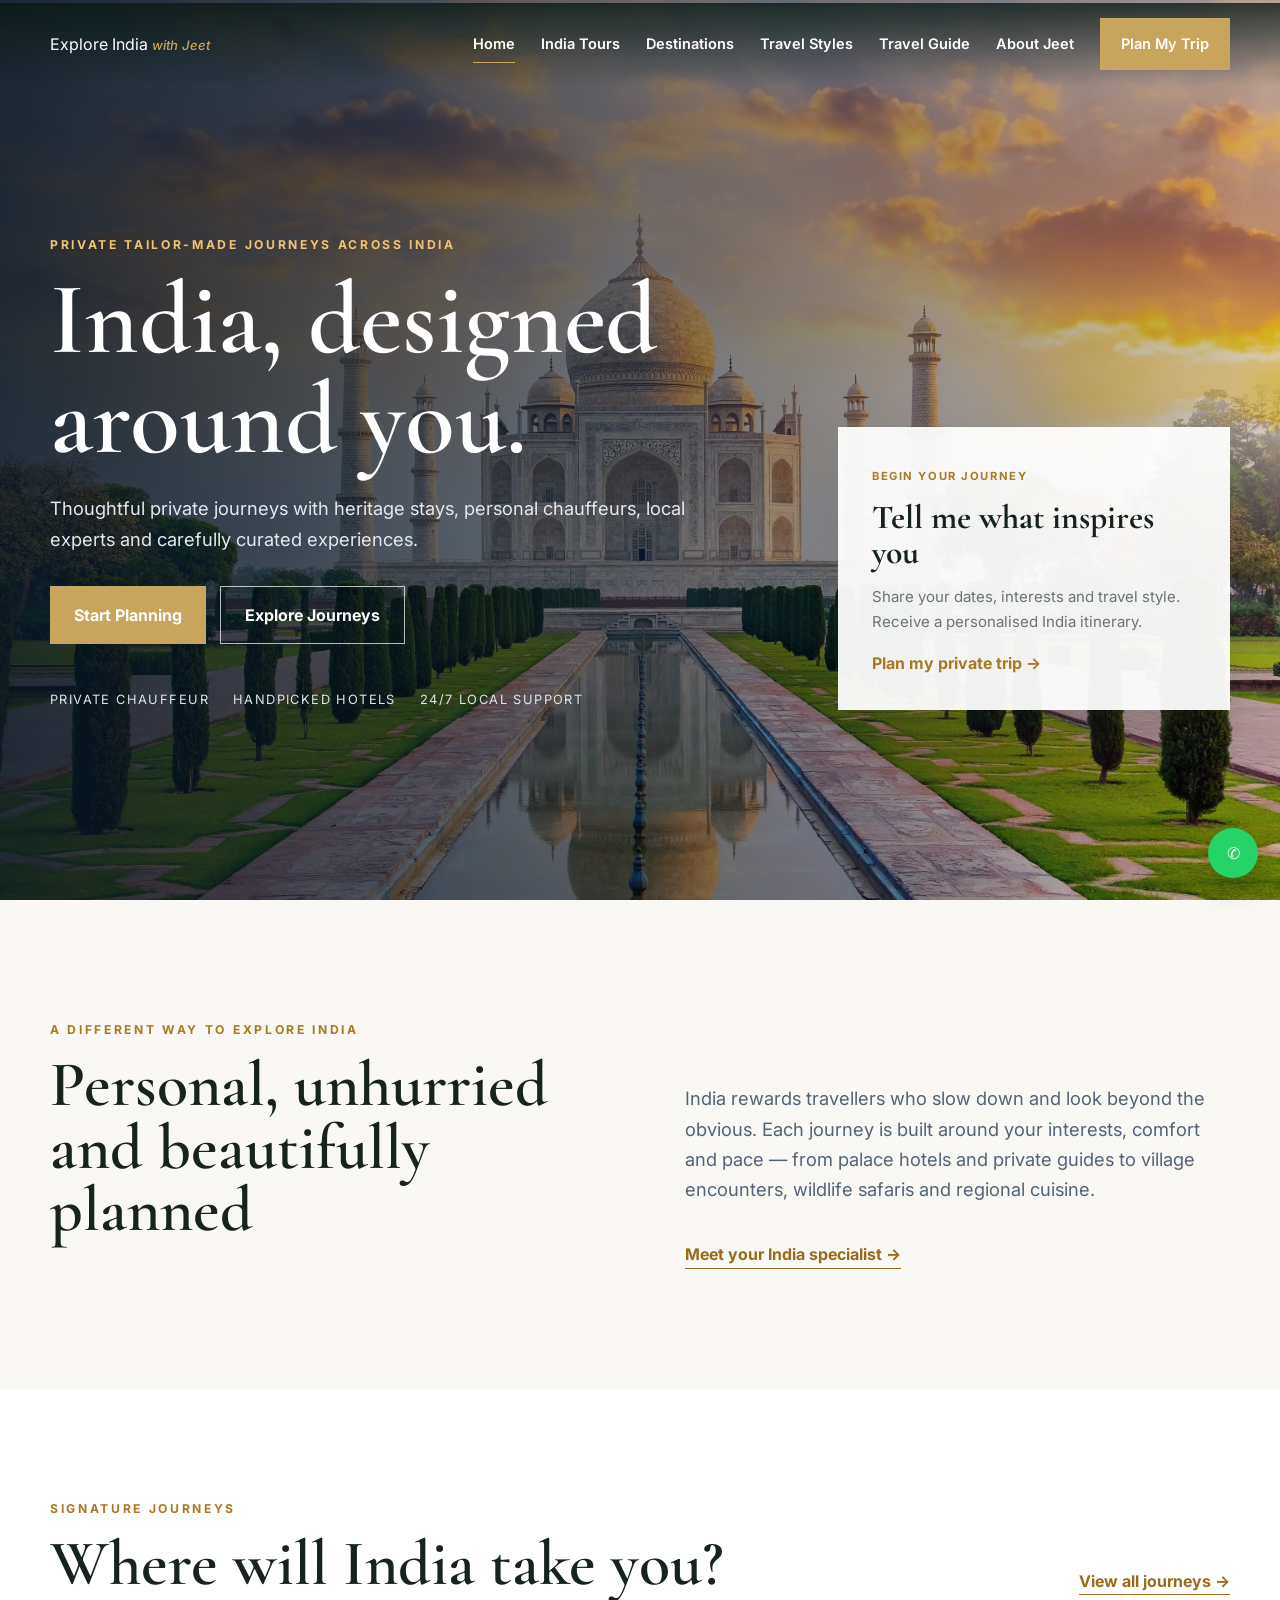
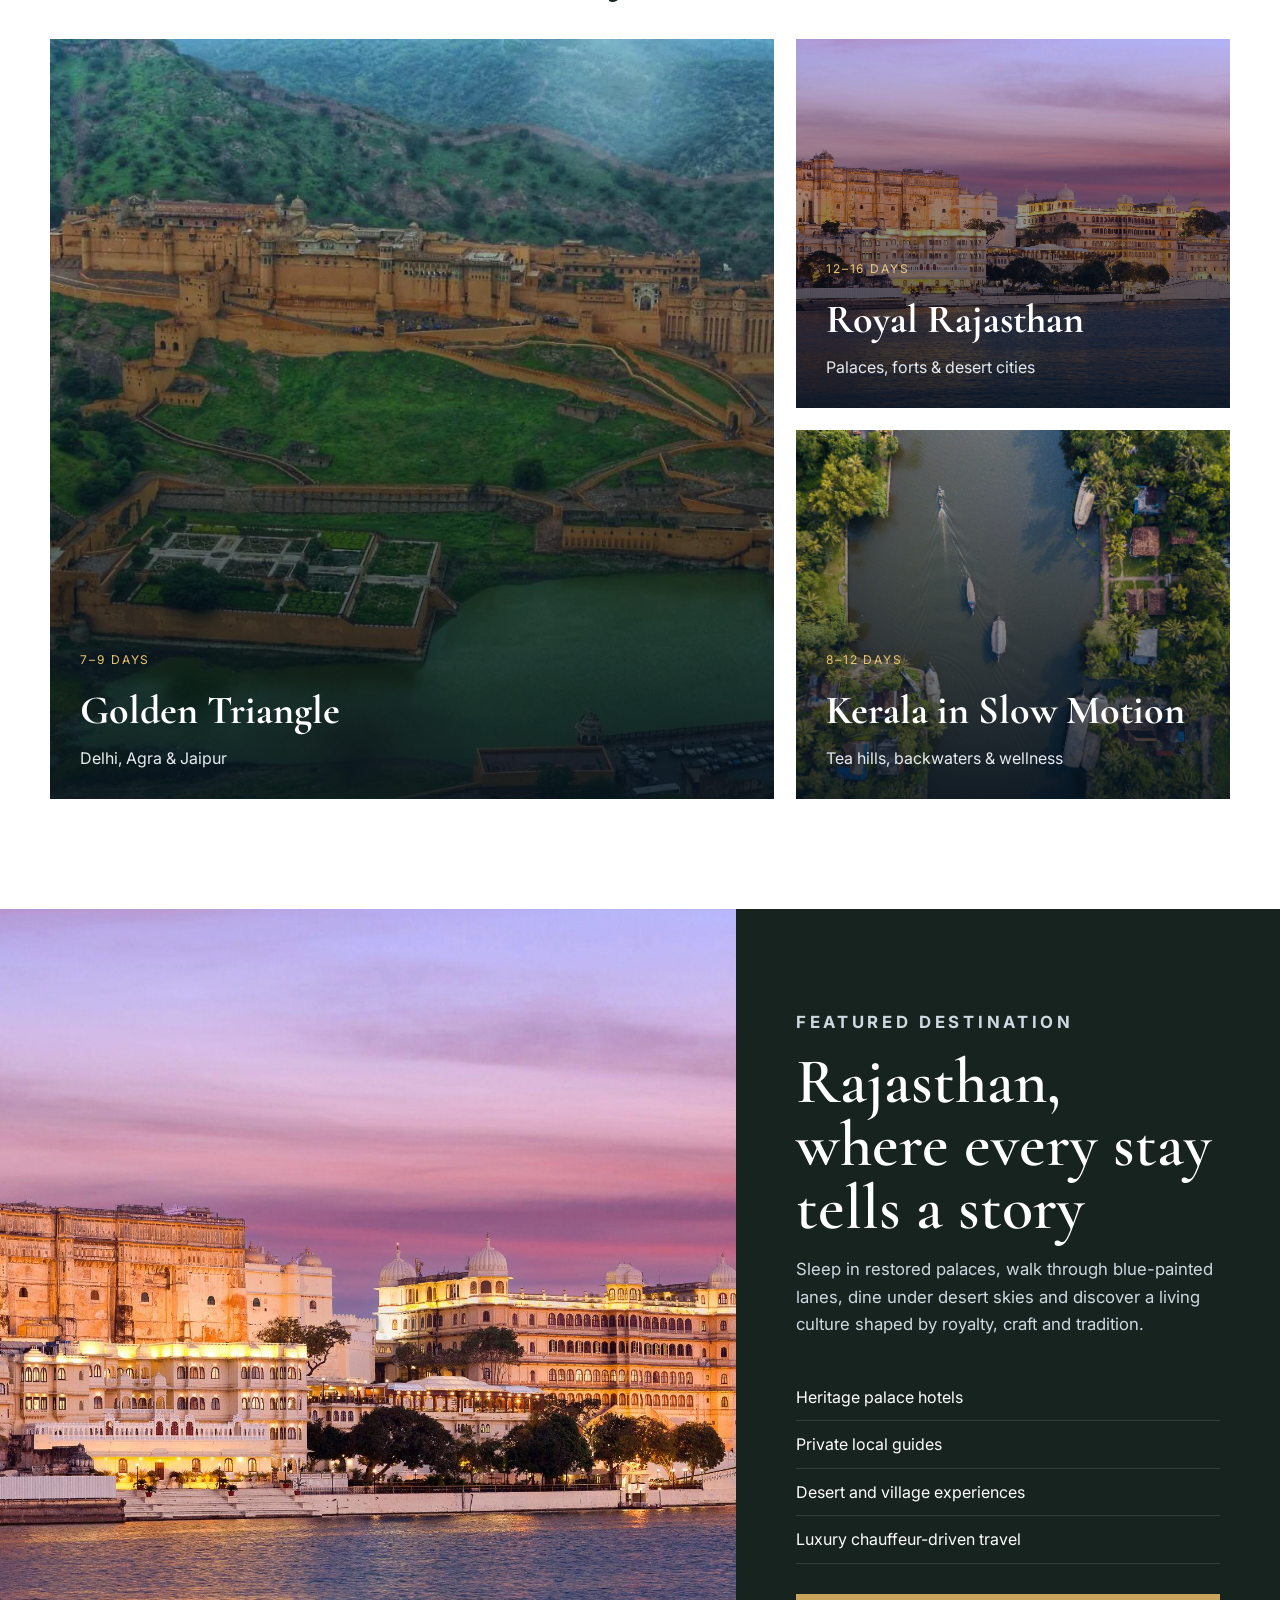
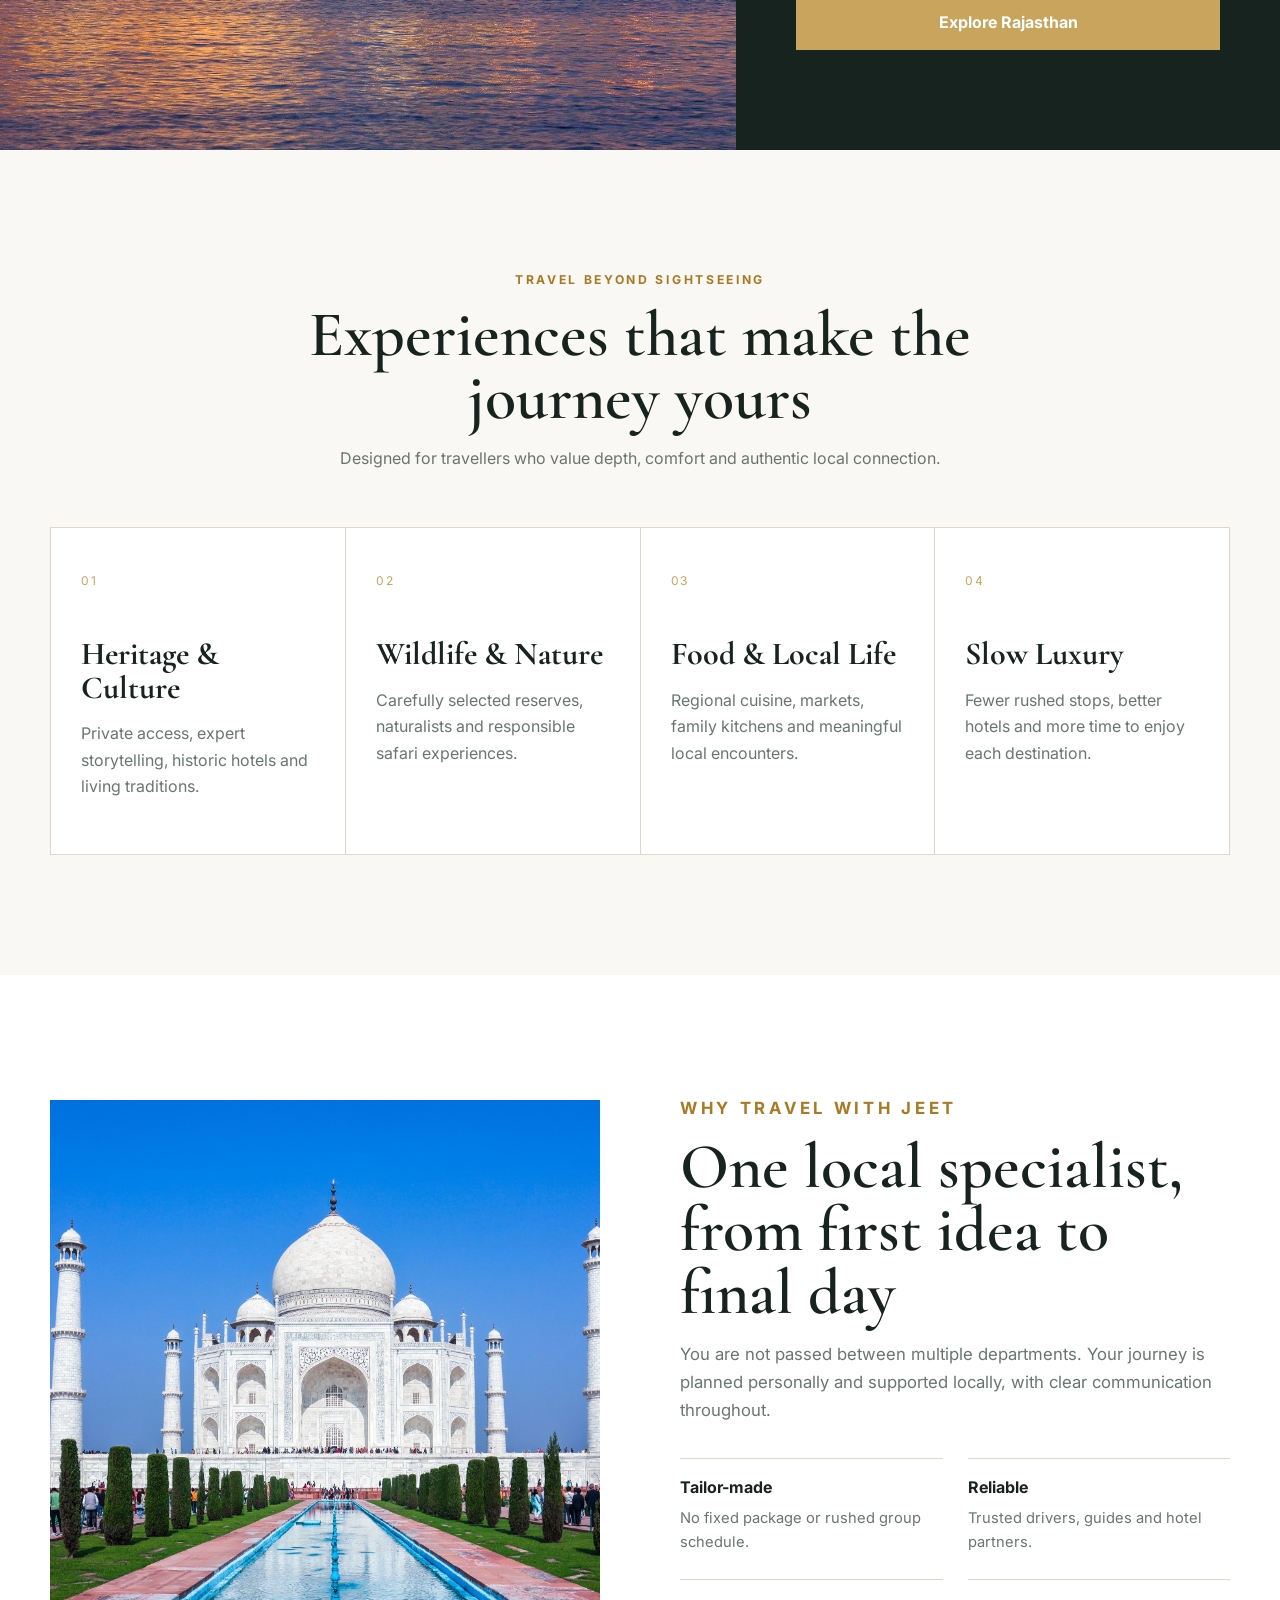
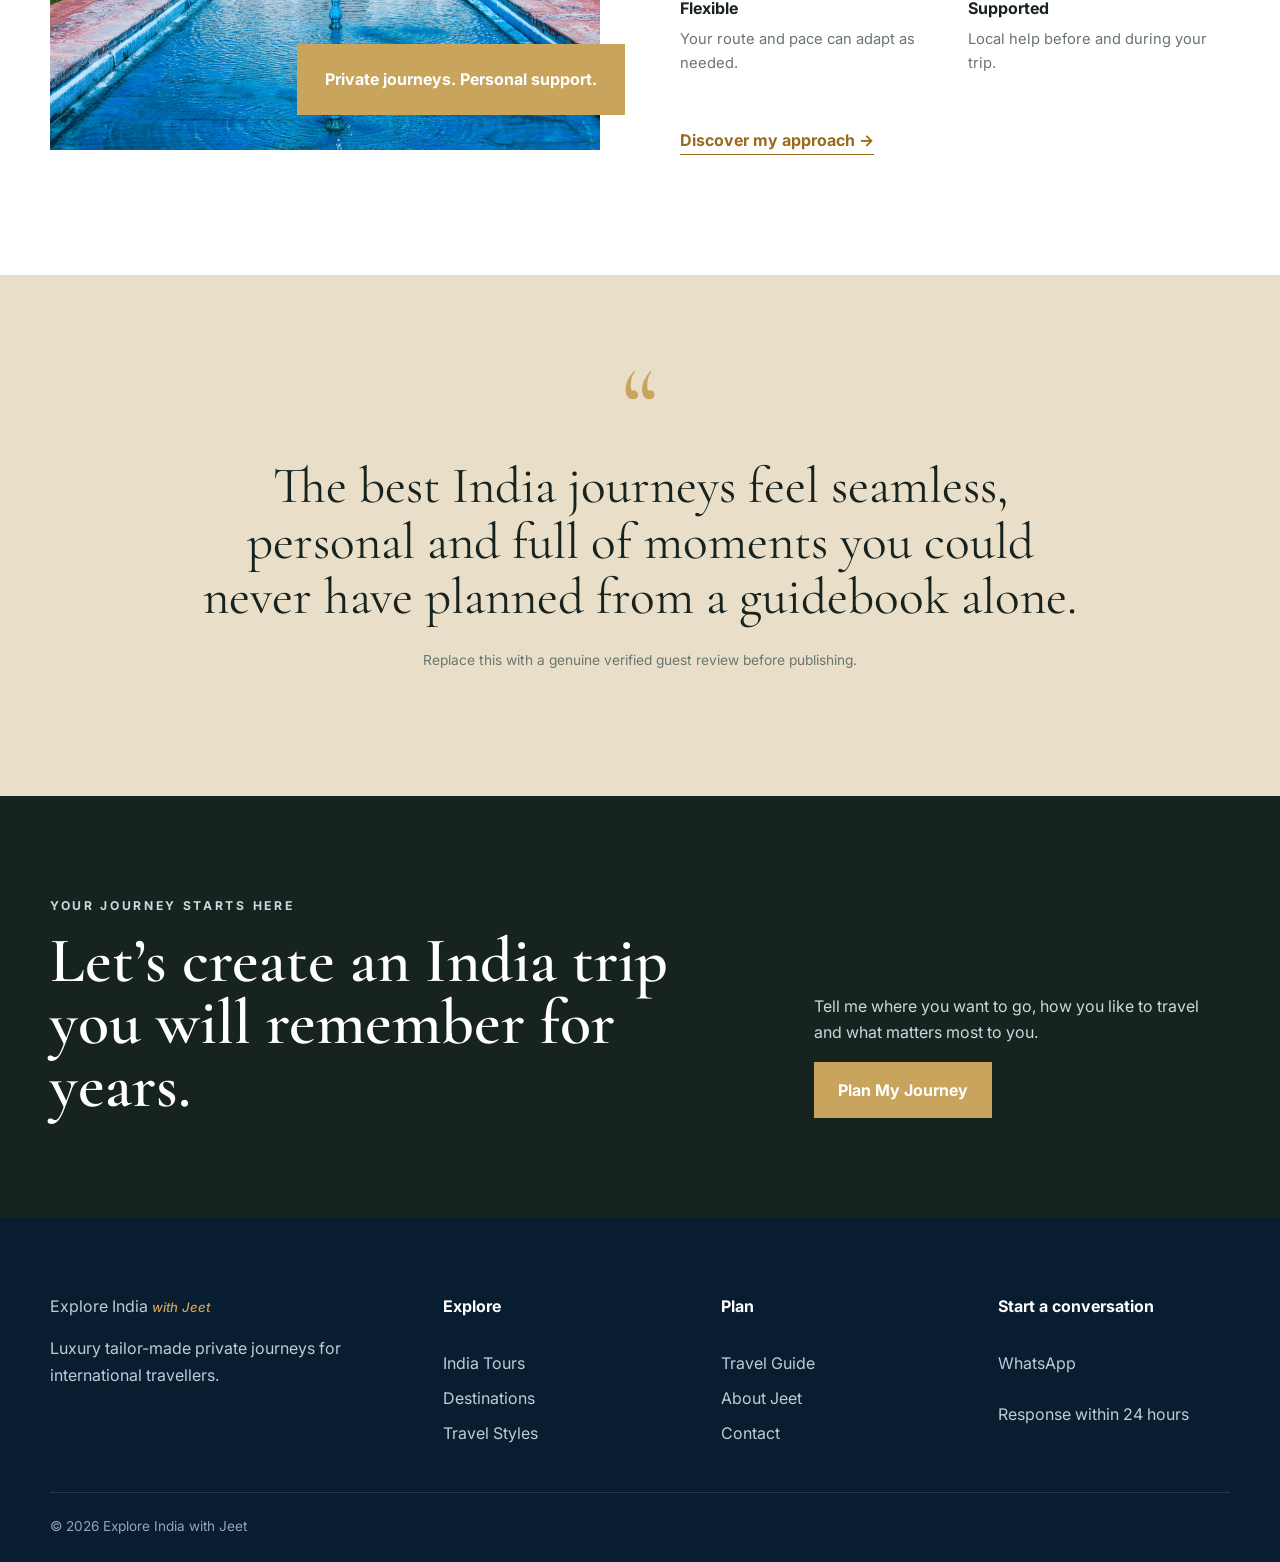
<file: index.html>
<!doctype html>
<html lang="en">
<head>
<meta charset="utf-8">
<meta name="viewport" content="width=device-width,initial-scale=1">
<title>Explore India with Jeet | Luxury Tailor-Made India Tours</title>
<meta name="description" content="Luxury tailor-made private India tours for international travellers. Heritage hotels, private chauffeurs, curated experiences and local travel support.">
<link rel="stylesheet" href="assets/css/style.css">
</head>
<body>

<div id="progress-bar"></div>

<header class="navbar" id="navbar">
  <div class="container nav-wrap">
    <a href="index.html" class="brand">Explore India <span>with Jeet</span></a>

    <nav class="nav-links" aria-label="Primary navigation">
      <a class="active" href="index.html">Home</a>
      <a href="india-tours.html">India Tours</a>
      <a href="destinations.html">Destinations</a>
      <a href="travel-styles.html">Travel Styles</a>
      <a href="travel-guide.html">Travel Guide</a>
      <a href="about.html">About Jeet</a>
      <a href="contact.html" class="nav-cta">Plan My Trip</a>
    </nav>

    <button class="menu-toggle" id="menu-toggle" aria-label="Open menu">
      <span></span><span></span><span></span>
    </button>
  </div>
</header>

<main>

<section class="hero">
  <div class="hero-overlay"></div>
  <div class="container hero-inner">
    <div class="hero-copy">
      <p class="kicker">Private tailor-made journeys across India</p>
      <h1>India, designed around you.</h1>
      <p class="hero-text">Thoughtful private journeys with heritage stays, personal chauffeurs, local experts and carefully curated experiences.</p>

      <div class="hero-actions">
        <a href="contact.html" class="btn btn-gold">Start Planning</a>
        <a href="india-tours.html" class="btn btn-ghost">Explore Journeys</a>
      </div>

      <div class="hero-trust">
        <span>Private Chauffeur</span>
        <span>Handpicked Hotels</span>
        <span>24/7 Local Support</span>
      </div>
    </div>

    <aside class="hero-card">
      <span class="small-label">Begin your journey</span>
      <h2>Tell me what inspires you</h2>
      <p>Share your dates, interests and travel style. Receive a personalised India itinerary.</p>
      <a href="contact.html">Plan my private trip →</a>
    </aside>
  </div>
</section>

<section class="intro luxury-section">
  <div class="container intro-grid">
    <div class="intro-heading reveal">
      <p class="kicker dark">A different way to explore India</p>
      <h2>Personal, unhurried and beautifully planned</h2>
    </div>
    <div class="intro-copy reveal">
      <p>India rewards travellers who slow down and look beyond the obvious. Each journey is built around your interests, comfort and pace — from palace hotels and private guides to village encounters, wildlife safaris and regional cuisine.</p>
      <a class="editorial-link" href="about.html">Meet your India specialist →</a>
    </div>
  </div>
</section>

<section class="signature">
  <div class="container">
    <div class="section-top reveal">
      <div>
        <p class="kicker dark">Signature journeys</p>
        <h2>Where will India take you?</h2>
      </div>
      <a class="editorial-link" href="india-tours.html">View all journeys →</a>
    </div>

    <div class="journey-grid">
      <a class="journey-card large reveal" href="golden-triangle.html">
        <img src="assets/images/destinations/golden-triangle.jpg" alt="Golden Triangle India">
        <div class="journey-shade"></div>
        <div class="journey-content">
          <span>7–9 days</span>
          <h3>Golden Triangle</h3>
          <p>Delhi, Agra & Jaipur</p>
        </div>
      </a>

      <a class="journey-card reveal" href="india-tours.html">
        <img src="assets/images/destinations/rajasthan.jpg" alt="Royal Rajasthan">
        <div class="journey-shade"></div>
        <div class="journey-content">
          <span>12–16 days</span>
          <h3>Royal Rajasthan</h3>
          <p>Palaces, forts & desert cities</p>
        </div>
      </a>

      <a class="journey-card reveal" href="india-tours.html">
        <img src="assets/images/destinations/kerala.jpg" alt="Kerala">
        <div class="journey-shade"></div>
        <div class="journey-content">
          <span>8–12 days</span>
          <h3>Kerala in Slow Motion</h3>
          <p>Tea hills, backwaters & wellness</p>
        </div>
      </a>
    </div>
  </div>
</section>

<section class="destination-feature">
  <div class="destination-image reveal">
    <img src="rajasthan.jpg" alt="Rajasthan luxury travel">
  </div>

  <div class="destination-copy reveal">
    <p class="kicker">Featured destination</p>
    <h2>Rajasthan, where every stay tells a story</h2>
    <p>Sleep in restored palaces, walk through blue-painted lanes, dine under desert skies and discover a living culture shaped by royalty, craft and tradition.</p>
    <ul>
      <li>Heritage palace hotels</li>
      <li>Private local guides</li>
      <li>Desert and village experiences</li>
      <li>Luxury chauffeur-driven travel</li>
    </ul>
    <a class="btn btn-gold" href="destinations.html">Explore Rajasthan</a>
  </div>
</section>

<section class="experiences luxury-section">
  <div class="container">
    <div class="section-heading reveal">
      <p class="kicker dark">Travel beyond sightseeing</p>
      <h2>Experiences that make the journey yours</h2>
      <p>Designed for travellers who value depth, comfort and authentic local connection.</p>
    </div>

    <div class="experience-grid">
      <article class="experience-card reveal">
        <span>01</span>
        <h3>Heritage & Culture</h3>
        <p>Private access, expert storytelling, historic hotels and living traditions.</p>
      </article>
      <article class="experience-card reveal">
        <span>02</span>
        <h3>Wildlife & Nature</h3>
        <p>Carefully selected reserves, naturalists and responsible safari experiences.</p>
      </article>
      <article class="experience-card reveal">
        <span>03</span>
        <h3>Food & Local Life</h3>
        <p>Regional cuisine, markets, family kitchens and meaningful local encounters.</p>
      </article>
      <article class="experience-card reveal">
        <span>04</span>
        <h3>Slow Luxury</h3>
        <p>Fewer rushed stops, better hotels and more time to enjoy each destination.</p>
      </article>
    </div>
  </div>
</section>

<section class="why-jeet">
  <div class="container why-grid">
    <div class="why-image reveal">
      <img src="Taj-Mahal.jpg" alt="Tailor-made India travel">
      <div class="image-note">Private journeys. Personal support.</div>
    </div>

    <div class="why-copy reveal">
      <p class="kicker dark">Why travel with Jeet</p>
      <h2>One local specialist, from first idea to final day</h2>
      <p>You are not passed between multiple departments. Your journey is planned personally and supported locally, with clear communication throughout.</p>

      <div class="why-points">
        <div><strong>Tailor-made</strong><span>No fixed package or rushed group schedule.</span></div>
        <div><strong>Reliable</strong><span>Trusted drivers, guides and hotel partners.</span></div>
        <div><strong>Flexible</strong><span>Your route and pace can adapt as needed.</span></div>
        <div><strong>Supported</strong><span>Local help before and during your trip.</span></div>
      </div>

      <a class="editorial-link" href="about.html">Discover my approach →</a>
    </div>
  </div>
</section>

<section class="testimonial-section">
  <div class="container testimonial-wrap reveal">
    <p class="quote-mark">“</p>
    <blockquote>The best India journeys feel seamless, personal and full of moments you could never have planned from a guidebook alone.</blockquote>
    <p class="testimonial-note">Replace this with a genuine verified guest review before publishing.</p>
  </div>
</section>

<section class="final-cta">
  <div class="container final-grid">
    <div>
      <p class="kicker">Your journey starts here</p>
      <h2>Let’s create an India trip you will remember for years.</h2>
    </div>
    <div>
      <p>Tell me where you want to go, how you like to travel and what matters most to you.</p>
      <a class="btn btn-gold" href="contact.html">Plan My Journey</a>
    </div>
  </div>
</section>

</main>

<footer class="footer">
  <div class="container footer-grid">
    <div>
      <a href="index.html" class="footer-brand">Explore India <span>with Jeet</span></a>
      <p>Luxury tailor-made private journeys for international travellers.</p>
    </div>
    <div>
      <h4>Explore</h4>
      <a href="india-tours.html">India Tours</a>
      <a href="destinations.html">Destinations</a>
      <a href="travel-styles.html">Travel Styles</a>
    </div>
    <div>
      <h4>Plan</h4>
      <a href="travel-guide.html">Travel Guide</a>
      <a href="about.html">About Jeet</a>
      <a href="contact.html">Contact</a>
    </div>
    <div>
      <h4>Start a conversation</h4>
      <a href="https://wa.me/917976288889" target="_blank">WhatsApp</a>
      <p>Response within 24 hours</p>
    </div>
  </div>
  <div class="container footer-bottom">© 2026 Explore India with Jeet</div>
</footer>

<a class="whatsapp" href="https://wa.me/917976288889" target="_blank" aria-label="WhatsApp">✆</a>
<button id="backToTop" aria-label="Back to top">↑</button>

<script src="assets/js/script.js"></script>
</body>
</html>
</file>
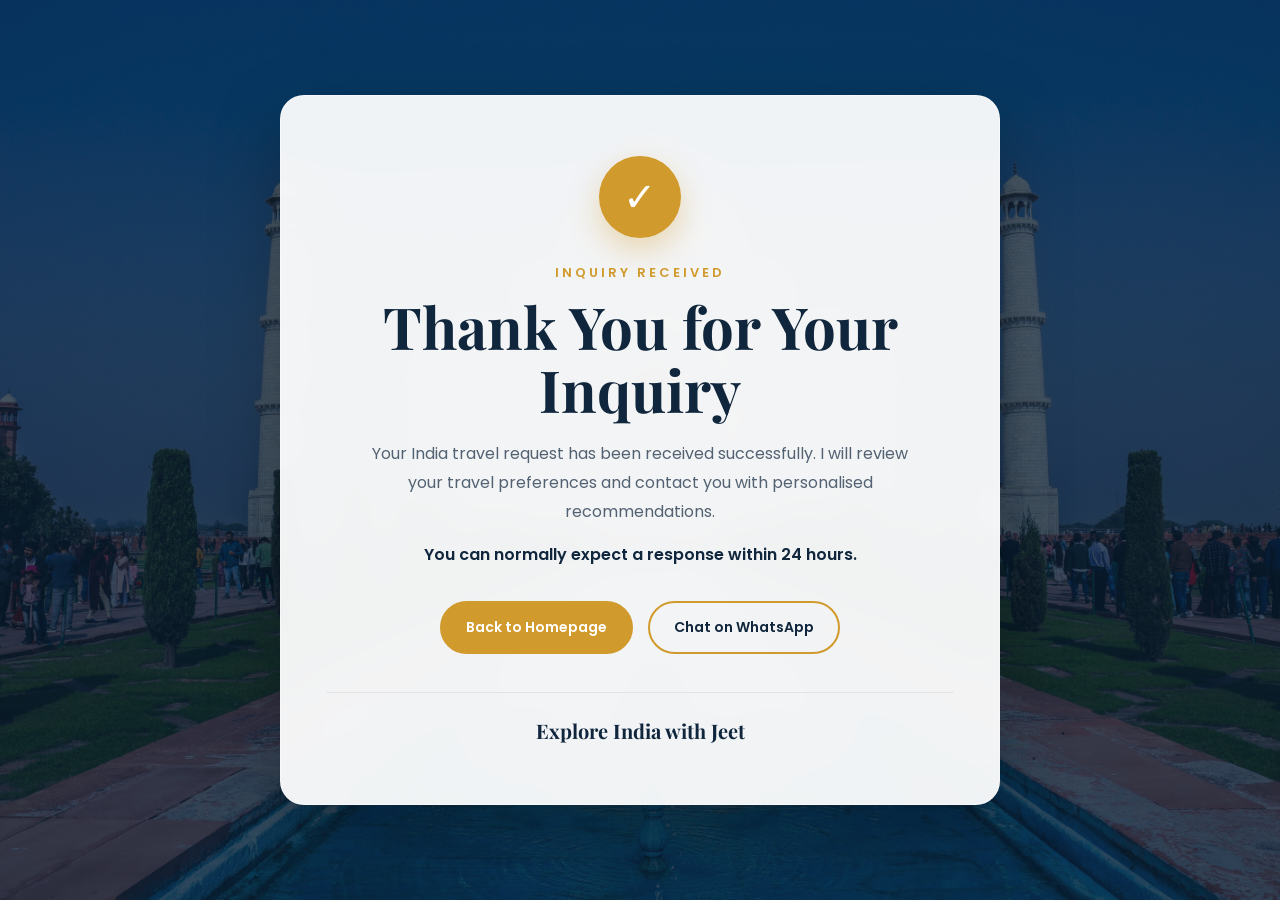
<file: thankyou.html>
<!DOCTYPE html>
<html lang="en">
<head>
    <meta charset="UTF-8">
    <meta name="viewport" content="width=device-width, initial-scale=1.0">

    <title>Thank You | Explore India with Jeet</title>

    <link rel="preconnect" href="https://fonts.googleapis.com">
    <link rel="preconnect" href="https://fonts.gstatic.com" crossorigin>
    <link href="https://fonts.googleapis.com/css2?family=Playfair+Display:wght@600;700&family=Poppins:wght@400;500;600&display=swap" rel="stylesheet">

    <style>
        * {
            margin: 0;
            padding: 0;
            box-sizing: border-box;
        }

        body {
            min-height: 100vh;
            display: flex;
            align-items: center;
            justify-content: center;
            padding: 30px;
            font-family: "Poppins", sans-serif;
            color: #10263d;
            background:
                linear-gradient(rgba(9, 29, 47, 0.72), rgba(9, 29, 47, 0.78)),
                url("Taj-Mahal.jpg") center/cover no-repeat;
        }

        .thank-you-card {
            width: 100%;
            max-width: 720px;
            padding: 60px 45px;
            text-align: center;
            border: 1px solid rgba(255, 255, 255, 0.35);
            border-radius: 24px;
            background: rgba(255, 255, 255, 0.94);
            backdrop-filter: blur(16px);
            -webkit-backdrop-filter: blur(16px);
            box-shadow: 0 25px 70px rgba(0, 0, 0, 0.28);
            animation: cardEntry 0.8s ease;
        }

        .success-icon {
            width: 82px;
            height: 82px;
            display: flex;
            align-items: center;
            justify-content: center;
            margin: 0 auto 25px;
            border-radius: 50%;
            background: #d19a2d;
            color: #ffffff;
            font-size: 40px;
            box-shadow: 0 12px 30px rgba(209, 154, 45, 0.35);
        }

        .small-heading {
            margin-bottom: 12px;
            color: #d19a2d;
            font-size: 13px;
            font-weight: 600;
            letter-spacing: 3px;
            text-transform: uppercase;
        }

        h1 {
            margin-bottom: 18px;
            font-family: "Playfair Display", serif;
            font-size: clamp(38px, 6vw, 58px);
            line-height: 1.1;
            color: #10263d;
        }

        .message {
            max-width: 570px;
            margin: 0 auto 16px;
            color: #536273;
            font-size: 16px;
            line-height: 1.8;
        }

        .response-note {
            margin-bottom: 34px;
            color: #10263d;
            font-weight: 600;
        }

        .button-group {
            display: flex;
            justify-content: center;
            gap: 15px;
            flex-wrap: wrap;
        }

        .button {
            min-width: 190px;
            padding: 14px 24px;
            border: 2px solid #d19a2d;
            border-radius: 30px;
            text-decoration: none;
            font-size: 14px;
            font-weight: 600;
            transition: 0.3s ease;
        }

        .home-button {
            background: #d19a2d;
            color: #ffffff;
        }

        .home-button:hover {
            background: #b7811d;
            border-color: #b7811d;
            transform: translateY(-3px);
        }

        .whatsapp-button {
            background: transparent;
            color: #10263d;
        }

        .whatsapp-button:hover {
            background: #10263d;
            border-color: #10263d;
            color: #ffffff;
            transform: translateY(-3px);
        }

        .brand {
            margin-top: 38px;
            padding-top: 24px;
            border-top: 1px solid #e1e5e9;
            font-family: "Playfair Display", serif;
            font-size: 20px;
            font-weight: 700;
        }

        @keyframes cardEntry {
            from {
                opacity: 0;
                transform: translateY(35px);
            }

            to {
                opacity: 1;
                transform: translateY(0);
            }
        }

        @media (max-width: 600px) {
            body {
                padding: 20px;
            }

            .thank-you-card {
                padding: 45px 22px;
            }

            .button {
                width: 100%;
            }
        }
    </style>
</head>

<body>

    <main class="thank-you-card">

        <div class="success-icon">✓</div>

        <p class="small-heading">Inquiry Received</p>

        <h1>Thank You for Your Inquiry</h1>

        <p class="message">
            Your India travel request has been received successfully.
            I will review your travel preferences and contact you with personalised recommendations.
        </p>

        <p class="response-note">
            You can normally expect a response within 24 hours.
        </p>

        <div class="button-group">

            <a href="index.html" class="button home-button">
                Back to Homepage
            </a>

            <a
                href="https://wa.me/917976288089"
                class="button whatsapp-button"
                target="_blank"
                rel="noopener noreferrer"
            >
                Chat on WhatsApp
            </a>

        </div>

        <div class="brand">
            Explore India with Jeet
        </div>

    </main>

</body>
</html>
</file>
<file: assets/css/style.css>
@import url('https://fonts.googleapis.com/css2?family=Cormorant+Garamond:wght@500;600;700&family=Inter:wght@400;500;600;700&display=swap');

:root{
  --primary:#1f4d3a;
  --primary-dark:#15382a;
  --ink:#17231e;
  --ink-2:#31483e;
  --gold:#c8a45d;
  --gold-dark:#ad8740;
  --sand:#e9dfc9;
  --paper:#faf8f4;
  --white:#ffffff;
  --muted:#69766f;
  --line:#ded7ca;

  --font-heading:"Cormorant Garamond",Georgia,serif;
  --font-body:"Inter",Arial,sans-serif;

  --radius-sm:4px;
  --radius-md:10px;
  --radius-lg:18px;

  --shadow-soft:0 12px 35px rgba(24,45,35,.10);
  --shadow-large:0 24px 60px rgba(24,45,35,.16);

  --container-width:1180px;
  --section-space:120px;

  --transition-fast:200ms ease;
  --transition-base:300ms ease;
}

*,
*::before,
*::after{
  box-sizing:border-box;
}

html{
  scroll-behavior:smooth;
}

body{
  margin:0;
  font-family:var(--font-body);
  color:var(--ink);
  background:var(--paper);
  line-height:1.65;
  overflow-x:hidden;
  -webkit-font-smoothing:antialiased;
  text-rendering:optimizeLegibility;
}

img{
  display:block;
  width:100%;
  max-width:100%;
}

a{
  text-decoration:none;
  color:inherit;
}

button,
input,
textarea,
select{
  font:inherit;
}

button,
a{
  -webkit-tap-highlight-color:transparent;
}

.container{
  width:min(var(--container-width),calc(100% - 40px));
  margin-inline:auto;
}

::selection{
  color:var(--white);
  background:var(--primary);
}

#progress-bar{
  position:fixed;
  top:0;
  left:0;
  width:0;
  height:3px;
  background:var(--gold);
  z-index:9999;
}

.navbar{
  position:fixed;
  top:3px;
  left:0;
  width:100%;
  z-index:1000;
  color:var(--white);
  background:linear-gradient(
    to bottom,
    rgba(10,25,19,.78),
    rgba(10,25,19,0)
  );
  transition:
    background var(--transition-base),
    color var(--transition-base),
    box-shadow var(--transition-base);
}

.navbar.scrolled{
  background:rgba(250,248,244,.97);
  color:var(--ink);
  box-shadow:var(--shadow-soft);
  backdrop-filter:blur(14px);
  -webkit-backdrop-filter:blur(14px);
}
.navbar.scrolled::after{
  content:"";
  position:absolute;
  left:0;
  bottom:0;
  width:100%;
  height:1px;
  background:linear-gradient(
    to right,
    transparent,
    var(--gold),
    transparent
  );
  opacity:.65;
}
.nav-wrap{
  height:82px;
  display:flex;
  align-items:center;
  justify-content:space-between;
  gap:40px;
}

.brand span,
.footer-brand span{
  color:var(--gold);
  font-size:.82em;
  font-weight:500;
  font-style:italic;
}

.nav-links{
  display:flex;
  align-items:center;
  gap:26px;
  font-size:.91rem;
  font-weight:600;
}

.nav-links a{
  position:relative;
  transition:color var(--transition-fast);
}

.nav-links a:not(.nav-cta)::after{
  content:"";
  position:absolute;
  left:0;
  bottom:-7px;
  width:0;
  height:1px;
  background:var(--gold);
  transition:width var(--transition-base);
}

.nav-links a:hover::after,
.nav-links a.active::after{
  width:100%;
}

.nav-cta{
  padding:13px 20px;
  border:1px solid var(--gold);
  background:var(--gold);
  color:var(--white);
  transition:
    background var(--transition-fast),
    border-color var(--transition-fast),
    transform var(--transition-fast);
}

.nav-cta:hover{
  background:var(--gold-dark);
  border-color:var(--gold-dark);
  transform:translateY(-2px);
}

.menu-toggle{
  display:none;
  padding:6px;
  background:transparent;
  border:0;
  color:inherit;
  cursor:pointer;
}

.menu-toggle span{
  display:block;
  width:26px;
  height:2px;
  margin:5px;
  background:currentColor;
  transition:transform var(--transition-base);
}

.hero{
  min-height:100vh; position:relative; display:flex; align-items:center; color:#fff; background:url("../images/hero/Taj-Mahal.jpg") center/cover no-repeat;}
.hero-overlay{position:absolute;inset:0;background:linear-gradient(90deg,rgba(7,22,36,.86) 0%,rgba(7,22,36,.52) 48%,rgba(7,22,36,.15) 100%)}
.hero-inner{position:relative;z-index:2;display:grid;grid-template-columns:1.3fr .7fr;align-items:end;gap:60px;padding-top:120px;padding-bottom:75px}
.kicker{margin:0 0 14px;font-size:.76rem;letter-spacing:.22em;text-transform:uppercase;font-weight:700;color:#efc66f}
.kicker.dark{color:#a97924}
.hero h1,.intro h2,.section-top h2,.destination-copy h2,.section-heading h2,.why-copy h2,.final-cta h2{font-family:"Cormorant Garamond",serif;font-weight:600;line-height:.98;margin:0}
.hero h1{font-size:clamp(4.4rem,8vw,7.8rem);max-width:790px}
.hero-text{font-size:1.15rem;max-width:650px;color:#e2e9ee;margin:24px 0 0}
.hero-actions{display:flex;gap:14px;margin-top:32px}
.btn{display:inline-flex;align-items:center;justify-content:center;padding:15px 24px;font-weight:700;transition:.25s}
.btn-gold{background:var(--gold);color:#fff}
.btn-gold:hover{background:#bc872d;transform:translateY(-2px)}
.btn-ghost{border:1px solid rgba(255,255,255,.7);color:#fff}
.btn-ghost:hover{background:#fff;color:var(--ink)}
.hero-trust{display:flex;flex-wrap:wrap;gap:24px;margin-top:45px;font-size:.8rem;text-transform:uppercase;letter-spacing:.11em;color:#dce5eb}
.hero-card{background:rgba(255,255,255,.94);color:var(--ink);padding:34px;box-shadow:var(--shadow-large);}
.hero-card .small-label{text-transform:uppercase;letter-spacing:.14em;font-size:.7rem;color:#a97924;font-weight:700}
.hero-card h2{font-family:"Cormorant Garamond",serif;font-size:2.1rem;line-height:1.05;margin:12px 0}
.hero-card p{color:var(--muted);font-size:.94rem}
.hero-card a{font-weight:700;color:#a97924}

.luxury-section{padding:120px 0}
.intro-grid{display:grid;grid-template-columns:1fr 1fr;gap:90px;align-items:start}
.intro h2{font-size:clamp(3rem,5vw,5.2rem)}
.intro-copy{padding-top:45px}
.intro-copy p{font-size:1.15rem;color:#526476}
.editorial-link{display:inline-block;margin-top:18px;color:#9a6b1c;font-weight:700;border-bottom:1px solid currentColor}

.signature{padding:110px 0;background:#fff}
.section-top{display:flex;align-items:end;justify-content:space-between;margin-bottom:44px}
.section-top h2{font-size:clamp(3rem,5vw,5rem)}
.journey-grid{display:grid;grid-template-columns:1.25fr .75fr;grid-template-rows:1fr 1fr;gap:22px;height:760px}
.journey-card{position:relative;overflow:hidden}
.journey-card.large{grid-row:1/3}
.journey-card img{height:100%;object-fit:cover;transition:.6s}
.journey-card:hover img{transform:scale(1.04)}
.journey-shade{position:absolute;inset:0;background:linear-gradient(to top,rgba(5,18,30,.85),rgba(5,18,30,.03))}
.journey-content{position:absolute;left:30px;bottom:28px;color:#fff}
.journey-content span{font-size:.75rem;text-transform:uppercase;letter-spacing:.16em;color:#efc66f}
.journey-content h3{font-family:"Cormorant Garamond",serif;font-size:2.5rem;margin:6px 0 2px}
.journey-content p{margin:0;color:#e5ebef}

.destination-feature{display:grid;grid-template-columns:1.15fr .85fr;min-height:740px;background:var(--ink);color:#fff}
.destination-image img{height:100%;object-fit:cover}
.destination-copy{padding:100px 11%;display:flex;flex-direction:column;justify-content:center}
.destination-copy h2{font-size:clamp(3rem,5vw,5.2rem)}
.destination-copy p{color:#ced9e2;font-size:1.05rem}
.destination-copy ul{list-style:none;padding:0;margin:18px 0 30px}
.destination-copy li{padding:10px 0;border-bottom:1px solid rgba(255,255,255,.12)}

.section-heading{text-align:center;max-width:760px;margin:0 auto 55px}
.section-heading h2{font-size:clamp(3rem,5vw,5rem)}
.section-heading p{color:var(--muted)}
.experience-grid{display:grid;grid-template-columns:repeat(4,1fr);border-top:1px solid var(--line);border-left:1px solid var(--line)}
.experience-card{padding:38px 30px;border-right:1px solid var(--line);border-bottom:1px solid var(--line);min-height:300px;background:#fff}
.experience-card span{color:var(--gold);font-size:.75rem;letter-spacing:.15em}
.experience-card h3{font-family:"Cormorant Garamond",serif;font-size:2rem;line-height:1.05;margin:45px 0 14px}
.experience-card p{color:var(--muted)}

.why-jeet{padding:120px 0;background:#fff}
.why-grid{display:grid;grid-template-columns:1fr 1fr;gap:80px;align-items:center}
.why-image{position:relative}
.why-image img{height:650px;object-fit:cover}
.image-note{position:absolute;right:-25px;bottom:35px;background:var(--gold);color:#fff;padding:22px 28px;font-weight:700}
.why-copy h2{font-size:clamp(3rem,5vw,5rem)}
.why-copy>p{color:var(--muted);font-size:1.05rem}
.why-points{display:grid;grid-template-columns:1fr 1fr;gap:25px;margin:34px 0}
.why-points div{border-top:1px solid var(--line);padding-top:15px}
.why-points strong,.why-points span{display:block}
.why-points span{color:var(--muted);font-size:.92rem;margin-top:5px}

.testimonial-section{padding:110px 0;background:var(--sand);text-align:center}
.testimonial-wrap{max-width:900px}
.quote-mark{font-family:"Cormorant Garamond",serif;font-size:7rem;color:var(--gold);line-height:.4;margin:0 0 30px}
blockquote{font-family:"Cormorant Garamond",serif;font-size:clamp(2.2rem,4vw,4rem);line-height:1.08;margin:0}
.testimonial-note{color:var(--muted);margin-top:24px;font-size:.86rem}

.final-cta{padding:100px 0;background:var(--ink);color:#fff}
.final-grid{display:grid;grid-template-columns:1.25fr .75fr;gap:70px;align-items:end}
.final-cta h2{font-size:clamp(3.2rem,5vw,5.4rem)}
.final-cta p{color:#cbd7e1}

.footer{padding:75px 0 25px;background:#091d30;color:#fff}
.footer-grid{display:grid;grid-template-columns:1.5fr 1fr 1fr 1fr;gap:45px}
.footer p,.footer a{color:#bfcbd6}
.footer h4{margin-top:0}
.footer-grid>div:not(:first-child){display:flex;flex-direction:column;gap:9px}
.footer-bottom{border-top:1px solid rgba(255,255,255,.12);margin-top:45px;padding-top:22px;color:#93a5b4;font-size:.85rem}

.whatsapp,#backToTop{position:fixed;right:22px;width:50px;height:50px;border-radius:50%;display:grid;place-items:center;z-index:900;box-shadow:0 12px 28px rgba(0,0,0,.2)}
.whatsapp{bottom:22px;background:#25d366;color:#fff}
#backToTop{bottom:84px;border:0;background:var(--gold);color:#fff;opacity:0;visibility:hidden;transition:.25s}
#backToTop.show{opacity:1;visibility:visible}
.reveal{opacity:0;transform:translateY(28px);transition:.75s}
.reveal.active{opacity:1;transform:none}

@media(max-width:980px){
  .nav-links{position:fixed;top:0;right:-100%;height:100vh;width:min(350px,88vw);background:#fff;color:var(--ink);padding:110px 35px;flex-direction:column;align-items:flex-start;transition:.3s}
  .nav-links.active{right:0}
  .menu-toggle{display:block;z-index:1100}
  .hero-inner,.intro-grid,.destination-feature,.why-grid,.final-grid{grid-template-columns:1fr}
  .hero-card{display:none}
  .journey-grid{height:auto;grid-template-columns:1fr 1fr;grid-template-rows:auto}
  .journey-card,.journey-card.large{grid-row:auto;height:470px}
  .experience-grid{grid-template-columns:1fr 1fr}
  .destination-image{height:520px}
  .footer-grid{grid-template-columns:1fr 1fr}
}
@media(max-width:640px){
  .container{width:min(100% - 28px,1180px)}
  .nav-wrap{height:74px}
  .brand{font-size:1.45rem}
  .hero{min-height:92vh}
  .hero h1{font-size:4rem}
  .hero-trust{gap:12px}
  .luxury-section,.signature,.why-jeet{padding:80px 0}
  .intro-grid{gap:25px}
  .journey-grid{grid-template-columns:1fr}
  .journey-card,.journey-card.large{height:430px}
  .section-top{display:block}
  .section-top .editorial-link{margin-top:18px}
  .destination-image{height:430px}
  .destination-copy{padding:70px 25px}
  .experience-grid{grid-template-columns:1fr}
  .why-image img{height:470px}
  .image-note{right:0}
  .why-points{grid-template-columns:1fr}
  .footer-grid{grid-template-columns:1fr}
}
</file>
